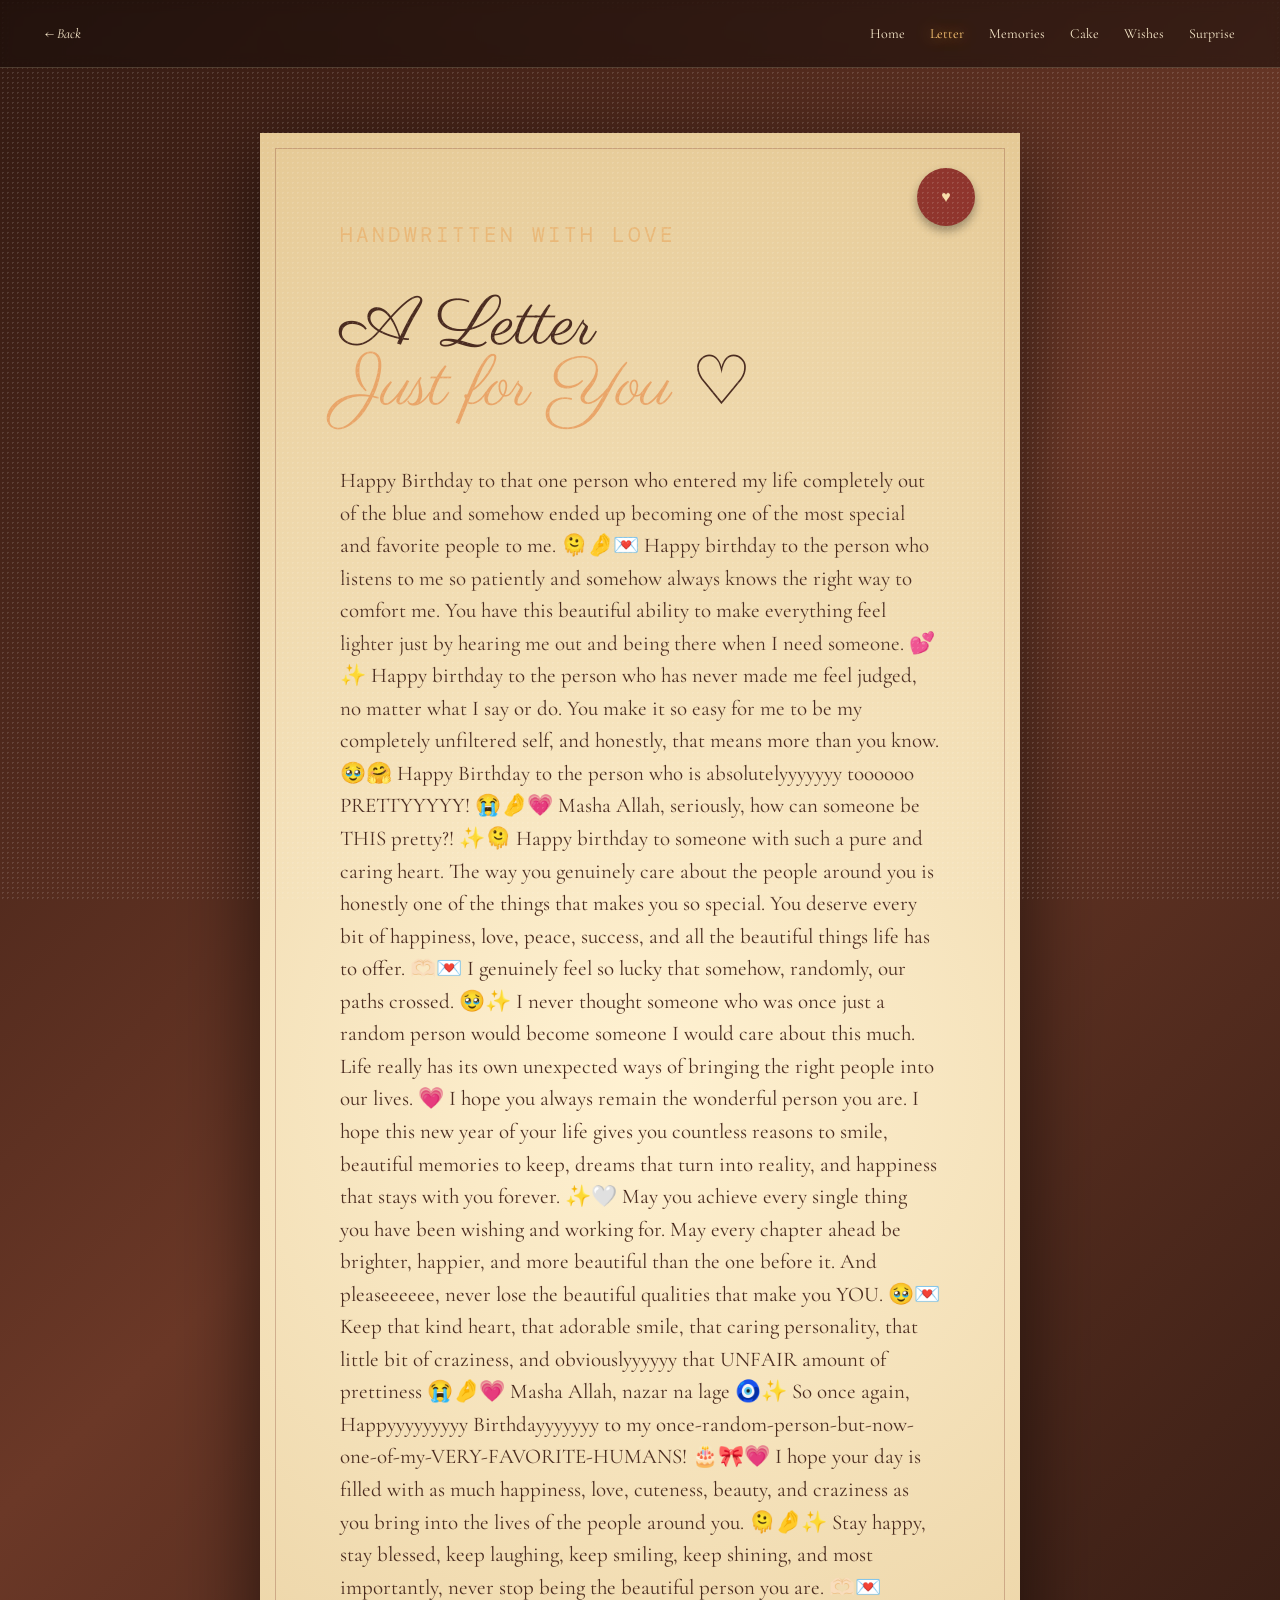
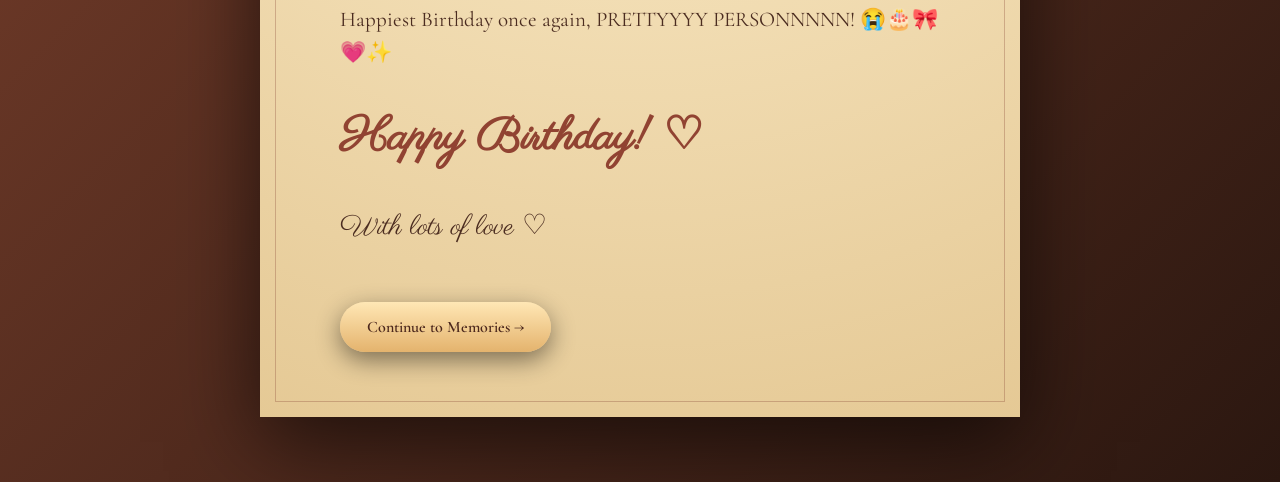
<file: letter.html>
<!DOCTYPE html>
<html lang="en">
<head><meta charset="UTF-8"><meta name="viewport" content="width=device-width,initial-scale=1.0">
<title>A Letter Just For You</title><link rel="stylesheet" href="style.css"></head>
<body class="letter-bg">
<header class="nav"><a class="brand" href="index.html">← Back</a><nav>
<a href="index.html">Home</a><a class="active" href="letter.html">Letter</a><a href="memories.html">Memories</a><a href="cake.html">Cake</a><a href="wishes.html">Wishes</a><a href="surprise.html">Surprise</a>
</nav></header>
<main class="paper-letter">
  <div class="wax-seal">♥</div>
  <p class="tiny">HANDWRITTEN WITH LOVE</p>
  <h1>A Letter<br><em>Just for You</em> ♡</h1>
  <p>Happy Birthday to that one person who entered my life completely out of the blue and somehow ended up becoming one of the most special and favorite people to me. 🫠🤌💌

Happy birthday to the person who listens to me so patiently and somehow always knows the right way to comfort me. You have this beautiful ability to make everything feel lighter just by hearing me out and being there when I need someone. 💕✨

Happy birthday to the person who has never made me feel judged, no matter what I say or do. You make it so easy for me to be my completely unfiltered self, and honestly, that means more than you know. 🥹🤗

Happy Birthday to the person who is absolutelyyyyyyy toooooo PRETTYYYYY! 😭🤌💗 Masha Allah, seriously, how can someone be THIS pretty?! ✨🫠

Happy birthday to someone with such a pure and caring heart. The way you genuinely care about the people around you is honestly one of the things that makes you so special. You deserve every bit of happiness, love, peace, success, and all the beautiful things life has to offer. 🫶🏻💌

I genuinely feel so lucky that somehow, randomly, our paths crossed. 🥹✨ I never thought someone who was once just a random person would become someone I would care about this much. Life really has its own unexpected ways of bringing the right people into our lives. 💗

I hope you always remain the wonderful person you are. I hope this new year of your life gives you countless reasons to smile, beautiful memories to keep, dreams that turn into reality, and happiness that stays with you forever. ✨🤍

May you achieve every single thing you have been wishing and working for. May every chapter ahead be brighter, happier, and more beautiful than the one before it. And pleaseeeeee, never lose the beautiful qualities that make you YOU. 🥹💌

Keep that kind heart, that adorable smile, that caring personality, that little bit of craziness, and obviouslyyyyyy that UNFAIR amount of prettiness 😭🤌💗 Masha Allah, nazar na lage 🧿✨

So once again, Happyyyyyyyyy Birthdayyyyyyy to my once-random-person-but-now-one-of-my-VERY-FAVORITE-HUMANS! 🎂🎀💗

I hope your day is filled with as much happiness, love, cuteness, beauty, and craziness as you bring into the lives of the people around you. 🫠🤌✨

Stay happy, stay blessed, keep laughing, keep smiling, keep shining, and most importantly, never stop being the beautiful person you are. 🫶🏻💌

Happiest Birthday once again, PRETTYYYY PERSONNNNN! 😭🎂🎀💗✨
</p>
  <h2>Happy Birthday! ♡</h2>
  <p class="signature">With lots of love ♡</p>
  <a class="cream-btn" href="memories.html">Continue to Memories →</a>
</main>
</body></html>
</file>
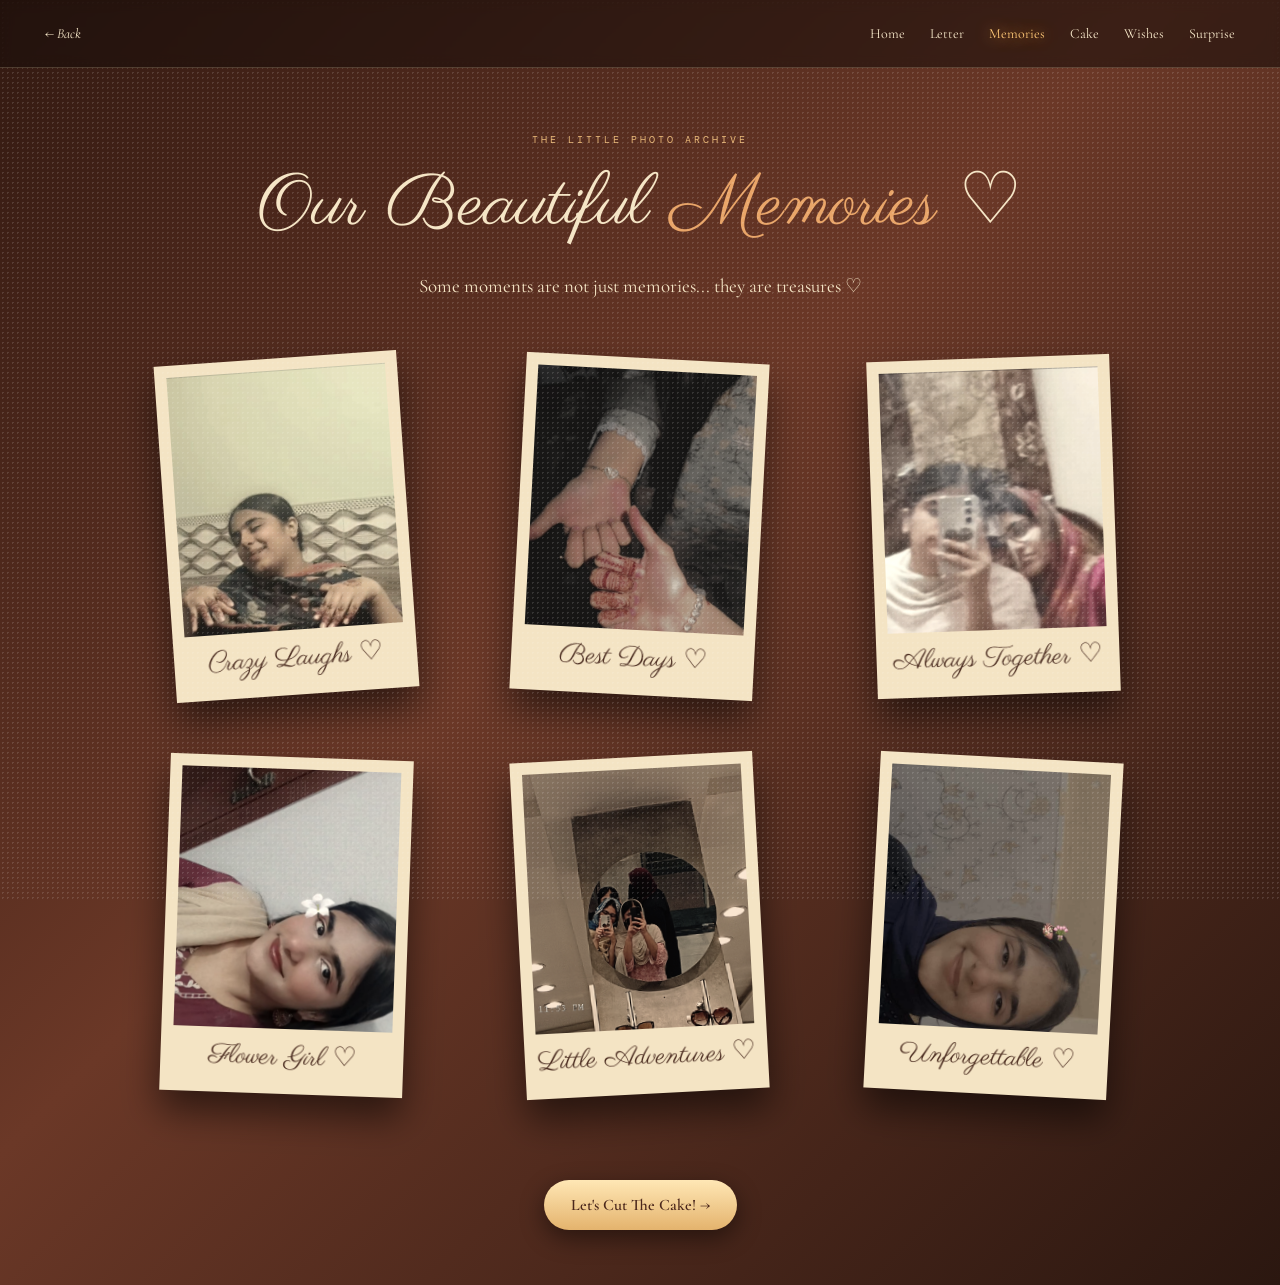
<file: memories.html>
<!DOCTYPE html>
<html lang="en">
<head><meta charset="UTF-8"><meta name="viewport" content="width=device-width,initial-scale=1.0">
<title>Our Beautiful Memories</title><link rel="stylesheet" href="style.css"></head>
<body class="memories-bg">
<header class="nav">
  <a class="brand" href="letter.html">← Back</a>
  <nav>
    <a href="index.html">Home</a>
    <a href="letter.html">Letter</a>
    <a class="active" href="memories.html">Memories</a>
    <a href="cake.html">Cake</a>
    <a href="wishes.html">Wishes</a>
    <a href="surprise.html">Surprise</a>
  </nav>
</header>

<main class="memories">
  <p class="tiny">THE LITTLE PHOTO ARCHIVE</p>
  <h1>Our Beautiful <em>Memories</em> ♡</h1>
  <p class="subtitle">Some moments are not just memories... they are treasures ♡</p>

  <div class="polaroids">

    <figure class="polaroid p1">
        <div class="photo">
            <img src="photo1.png" alt="Photo 1">
            <span>ADD PHOTO 01</span>
        </div>
        <figcaption>Crazy Laughs ♡</figcaption>
    </figure>

    <figure class="polaroid p2">
        <div class="photo">
            <img src="photo2.png" alt="Photo 2">
            <span>ADD PHOTO 02</span>
        </div>
        <figcaption>Best Days ♡</figcaption>
    </figure>

    <figure class="polaroid p3">
        <div class="photo">
            <img src="photo3.png" alt="Photo 3">
            <span>ADD PHOTO 03</span>
        </div>
        <figcaption>Always Together ♡</figcaption>
    </figure>

    <figure class="polaroid p4">
        <div class="photo">
            <img src="photo4.png" alt="Photo 4">
            <span>ADD PHOTO 04</span>
        </div>
        <figcaption>Flower Girl ♡</figcaption>
    </figure>

    <figure class="polaroid p5">
        <div class="photo">
            <img src="photo5.png" alt="Photo 5">
            <span>ADD PHOTO 05</span>
        </div>
        <figcaption>Little Adventures ♡</figcaption>
    </figure>

    <figure class="polaroid p6">
        <div class="photo">
            <img src="photo6.png" alt="Photo 6">
            <span>ADD PHOTO 06</span>
        </div>
        <figcaption>Unforgettable ♡</figcaption>
    </figure>

</div>

  <a class="cream-btn" href="cake.html">Let's Cut The Cake! →</a>
</main>
</body></html>
</file>
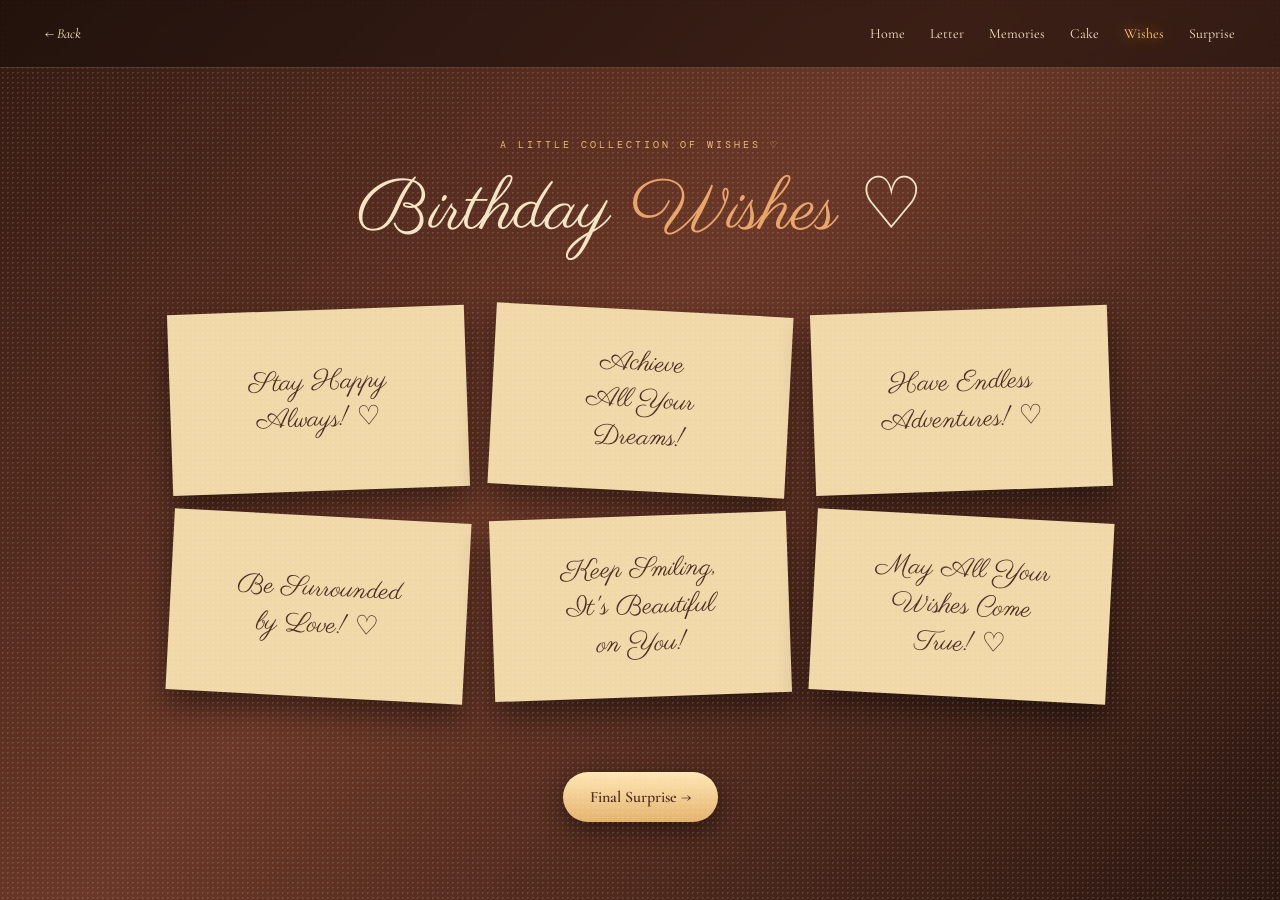
<file: wishes.html>
<!DOCTYPE html>
<html lang="en">
<head><meta charset="UTF-8"><meta name="viewport" content="width=device-width,initial-scale=1.0">
<title>Birthday Wishes</title><link rel="stylesheet" href="style.css"></head>
<body class="wishes-bg">
<header class="nav"><a class="brand" href="cake.html">← Back</a><nav>
<a href="index.html">Home</a><a href="letter.html">Letter</a><a href="memories.html">Memories</a><a href="cake.html">Cake</a><a class="active" href="wishes.html">Wishes</a><a href="surprise.html">Surprise</a>
</nav></header>
<main class="wishes-page">
  <p class="tiny">A LITTLE COLLECTION OF WISHES ♡</p>
  <h1>Birthday <em>Wishes</em> ♡</h1>
  <div class="notes">
    <div>Stay Happy<br>Always! ♡</div><div>Achieve<br>All Your<br>Dreams!</div><div>Have Endless<br>Adventures! ♡</div>
    <div>Be Surrounded<br>by Love! ♡</div><div>Keep Smiling,<br>It's Beautiful<br>on You!</div><div>May All Your<br>Wishes Come<br>True! ♡</div>
  </div>
  <a class="cream-btn" href="surprise.html">Final Surprise →</a>
</main>
</body></html>
</file>
<file: style.css>
@import url('https://fonts.googleapis.com/css2?family=Cormorant+Garamond:wght@400;500;600;700&family=DM+Mono:wght@400;500&family=Parisienne&display=swap');

:root {
    --cream: #f4d9a7;
    --paper: #f1dfbd;
    --ink: #f5e5c5;
    --dark: #241915;
    --red: #b65c4d;
    --gold: #d39b50;
    --brown: #6b3e2c;
}

/* =========================
   GLOBAL
========================= */

* {
    box-sizing: border-box;
}

html,
body {
    margin: 0;
    min-height: 100%;
    font-family: 'Cormorant Garamond', serif;
}

body {
    color: var(--ink);
    overflow-x: hidden;
}

/* Decorative dotted overlay */
body:before {
    content: "";
    position: fixed;
    inset: 0;
    pointer-events: none;
    z-index: 30;
    opacity: .13;

    background-image: radial-gradient(
        #fff 1px,
        transparent 1px
    );

    background-size: 5px 5px;
}

/* =========================
   BACKGROUNDS
========================= */

.home,
.cake-bg,
.surprise-bg {
    background:
        linear-gradient(
            90deg,
            rgba(27, 12, 8, .96),
            rgba(69, 31, 21, .72)
        ),
        url('photos/background.jpg') center / cover fixed;
}

.home {
    min-height: 100vh;
}

.letter-bg,
.memories-bg,
.wishes-bg {
    background:
        linear-gradient(
            135deg,
            #321911,
            #6b3827 45%,
            #2b1710
        );

    min-height: 100vh;
}

/* =========================
   NAVIGATION
========================= */

.nav {
    position: relative;
    z-index: 100;

    height: 68px;

    display: flex;
    align-items: center;
    justify-content: space-between;

    padding: 0 3.5%;

    border-bottom: 1px solid #f5dfb733;
    background: #160b0890;
backdrop-filter: blur(6px);
-webkit-backdrop-filter: blur(6px);

    pointer-events: auto;
}

.nav nav {
    display: flex;
    gap: 25px;

    position: relative;
    z-index: 101;

    pointer-events: auto;
}

.nav a {
    color: #f7e8ca;
    text-decoration: none;
    font-size: 14px;
    transition: .3s;

    position: relative;
    z-index: 101;

    pointer-events: auto;
}

.nav nav a {
    cursor: pointer;
}

.nav nav a:hover,
.nav .active {
    color: #ffc977;
    text-shadow: 0 0 15px #e5a04d;
}

.brand {
    font-style: italic;
}

/* =========================
   HOME HERO
========================= */

.hero {
    min-height: calc(100vh - 68px);

    display: flex;
    align-items: center;
    justify-content: center;

    text-align: center;

    position: relative;

    padding: 40px;
}

.hero-copy {
    animation: rise 1.2s both;
}

.tiny {
    font: 10px 'DM Mono', monospace;
    letter-spacing: 3px;
    color: #e9b878;
    text-transform: uppercase;
}

.hero h1 {
    font-family: 'Parisienne', cursive;
    font-size: clamp(65px, 9vw, 120px);
    line-height: .8;
    font-weight: 400;
    margin: 22px 0;
}

.hero h1 em,
h1 em {
    color: #e9a568;
    font-style: normal;
}

.lead {
    font-size: 22px;
    line-height: 1.55;
    color: #f3e0c2;
}

/* =========================
   BUTTON
========================= */

.cream-btn {
    display: inline-block;

    margin-top: 25px;

    background: linear-gradient(
        #ffe7b5,
        #e4b36d
    );

    color: #4b271c;

    padding: 15px 27px;

    border-radius: 30px;

    text-decoration: none;

    font-weight: 600;

    box-shadow: 0 8px 25px #0007;

    transition: .3s;

    /*
       IMPORTANT:
       Keeps the button above decorative
       pseudo-elements and makes it clickable.
    */
    position: relative;
    z-index: 10;

    pointer-events: auto;
    cursor: pointer;
}

.cream-btn:hover {
    transform: translateY(-4px) scale(1.03);

    box-shadow: 0 12px 30px #0008;
}

/* =========================
   HOME DECORATIONS
========================= */

.bottom-note {
    position: absolute;
    bottom: 20px;
    left: 50%;

    transform: translateX(-50%);

    font: 9px 'DM Mono';
    letter-spacing: 2px;

    color: #d9b98b;
}

.bottom-note span {
    margin-left: 10px;
    color: #e7a35d;
}

.moon-small {
    position: absolute;
    right: 16%;
    top: 20%;

    font-size: 90px;

    color: #f4d79d88;

    animation: float 4s infinite ease-in-out;
}

.heart-float {
    position: absolute;
    right: 25%;
    top: 45%;

    font-size: 50px;

    animation: float 3s infinite ease-in-out;

    color: #e5a06b;
}

/* =========================
   LETTER
========================= */

.paper-letter {
    max-width: 760px;

    margin: 65px auto;

    background:
        radial-gradient(
            circle,
            #fff2d3,
            #e5c995
        );

    color: #4b2c20;

    padding: 65px 80px;

    box-shadow: 0 25px 80px #0009;

    position: relative;

    animation: paper .9s both;
}

/*
   IMPORTANT FIX:
   The decorative border pseudo-element
   cannot receive mouse clicks anymore.
*/
.paper-letter:before {
    content: "";

    position: absolute;

    inset: 15px;

    border: 1px solid #8b4d3955;

    pointer-events: none;
}

.paper-letter h1,
.memories h1,
.cake-page h1,
.wishes-page h1,
.surprise-page h1 {
    font-family: 'Parisienne', cursive;
    font-weight: 400;
}

.paper-letter h1 {
    font-size: 68px;
    line-height: .9;
}

.paper-letter p {
    font-size: 21px;
    line-height: 1.55;
}

.paper-letter h2 {
    font-family: 'Parisienne';
    font-size: 45px;
    color: #914332;
}

.signature {
    font-family: 'Parisienne';
    font-size: 28px !important;
}

.wax-seal {
    position: absolute;

    right: 45px;
    top: 35px;

    background: #8f352d;
    color: #f6dba8;

    width: 58px;
    height: 58px;

    border-radius: 50%;

    display: grid;
    place-items: center;

    box-shadow: 0 5px 10px #0005;
}

/* =========================
   MEMORIES
========================= */

.memories {
    max-width: 1100px;

    margin: auto;

    padding: 55px 35px;

    text-align: center;

    position: relative;
    z-index: 2;
}

.memories h1,
.wishes-page h1 {
    font-size: 72px;
    margin: 10px 0;
}

.subtitle {
    font-size: 19px;
}

.polaroids {
    display: grid;

    grid-template-columns: repeat(3, 1fr);

    gap: 30px;

    margin: 45px 0;

    position: relative;
    z-index: 2;
}

.polaroid {
    background: #f4e4c4;

    padding: 12px 12px 18px;

    color: #4b2c20;

    box-shadow: 0 20px 35px #0008;

    transition: .45s;

    animation: photoAppear .75s both;
}

.polaroid:hover {
    transform:
        translateY(-14px)
        rotate(0)
        scale(1.04);

    z-index: 5;
}

.p1 {
    transform: rotate(-4deg);
}

.p2 {
    transform: rotate(3deg);
}

.p3 {
    transform: rotate(-2deg);
}

.p4 {
    transform: rotate(2deg);
}

.p5 {
    transform: rotate(-3deg);
}

.p6 {
    transform: rotate(3deg);
}

.p7 {
    transform: rotate(-2deg);
    animation-delay: .12s;
}

.p8 {
    transform: rotate(3deg);
    animation-delay: .2s;
}

.p9 {
    transform: rotate(-3deg);
    animation-delay: .28s;
}

.p10 {
    transform: rotate(2deg);
    animation-delay: .36s;
}

.p11 {
    transform: rotate(-2deg);
    animation-delay: .44s;
}

.p12 {
    transform: rotate(3deg);
    animation-delay: .52s;
}

.photo {
    height: 260px;

    background:
        linear-gradient(
            135deg,
            #78503b,
            #c88c5d
        );

    overflow: hidden;

    display: grid;
    place-items: center;
}

.photo img {
    width: 100%;
    height: 100%;

    object-fit: cover;

    filter:
        sepia(.25)
        saturate(.8);

    transition: .5s;
}

.polaroid:hover img {
    transform: scale(1.08);
}

.photo.empty span {
    font: 14px 'DM Mono';
    letter-spacing: 2px;
    color: #f6e2bd;
}

.polaroid figcaption {
    font-family: 'Parisienne';
    font-size: 27px;
    padding-top: 10px;
}

/* =========================
   CAKE
========================= */

.cake-page {
    text-align: center;

    max-width: 900px;

    margin: auto;

    padding: 50px 20px;
}

.cake-page h1 {
    font-size: 76px;
    margin: 8px;
}

.cake-stage {
    height: 390px;

    position: relative;

    margin: auto;

    max-width: 600px;
}

.plate {
    position: absolute;

    bottom: 35px;
    left: 13%;

    width: 74%;
    height: 32px;

    border-radius: 50%;

    background: #e5bf82;

    box-shadow: 0 9px 0 #75402d;
}

.cake-body {
    position: absolute;

    bottom: 62px;
    left: 20%;

    width: 60%;
    height: 170px;

    background:
        linear-gradient(
            #f5d7a5,
            #c9765a
        );

    border-radius: 18px 18px 35px 35px;

    box-shadow: inset 0 -18px #a75245;
}

.cake-body span {
    position: relative;

    top: 55px;

    font-family: 'Parisienne';
    font-size: 43px;

    color: #6e3328;
}

.frosting {
    position: absolute;

    bottom: 210px;
    left: 19%;

    width: 62%;
    height: 80px;

    background: #fff0cb;

    border-radius: 50%;

    z-index: 2;

    color: #b45745;

    font-size: 30px;

    padding-top: 20px;
}

.candle {
    position: absolute;

    bottom: 275px;

    width: 23px;
    height: 90px;

    background:
        repeating-linear-gradient(
            #f6d78e 0 12px,
            #9d5144 12px 19px
        );

    z-index: 4;

    border-radius: 4px;
}

.c1 {
    left: 28%;
}

.c2 {
    left: 39%;
}

.c3 {
    left: 49%;
}

.c4 {
    left: 59%;
}

.c5 {
    left: 70%;
}

.candle i {
    position: absolute;

    top: -32px;
    left: 3px;

    width: 17px;
    height: 28px;

    background: #ffb53e;

    border-radius:
        50%
        50%
        50%
        10%;

    transform: rotate(45deg);

    box-shadow: 0 0 22px #ff9c32;

    animation: flicker .15s infinite alternate;
}

.candle i:after {
    content: "";

    position: absolute;

    left: 5px;
    top: 7px;

    width: 7px;
    height: 12px;

    background: #fff0a0;

    border-radius: 50%;
}

.candle i.off {
    animation: off .5s forwards;
}

.smoke {
    position: absolute;

    top: -35px;
    left: 5px;

    width: 14px;
    height: 35px;

    border-radius: 50%;

    background: #aaa;

    opacity: .5;

    animation: smoke 1.5s forwards;
}

.gift {
    position: absolute;

    bottom: 60px;

    font-size: 55px;
}

.gift1 {
    left: 4%;
}

.gift2 {
    right: 4%;
}

.blow-btn {
    border: 0;

    border-radius: 30px;

    padding: 15px 30px;

    background: #f3c5bd;

    color: #602a25;

    font-size: 17px;

    cursor: pointer;

    box-shadow: 0 7px 20px #0005;

    transition: .3s;
}

.blow-btn:hover {
    transform: translateY(-3px);
}

.progress {
    height: 6px;

    width: 280px;

    background: #75402d;

    border-radius: 10px;

    margin: 18px auto;

    overflow: hidden;
}

.progress span {
    display: block;

    width: 0;
    height: 100%;

    background: #f2a47b;

    transition: 1s;
}

.cake-page #cakeMsg {
    font-size: 24px;

    color: #ffd08b;

    font-family: 'Parisienne';

    min-height: 40px;
}

.confetti {
    position: fixed;

    z-index: 50;

    font-size: 24px;

    pointer-events: none;

    color: #ffd27e;

    animation:
        confetti 2.1s ease-out forwards;
}

/* =========================
   WISHES
========================= */

.wishes-page {
    text-align: center;

    max-width: 1000px;

    margin: auto;

    padding: 60px 30px;
}

.notes {
    display: grid;

    grid-template-columns: repeat(3, 1fr);

    gap: 25px;

    margin: 50px 0;
}

.notes div {
    min-height: 140px;

    padding: 35px 20px;

    background: #f0d8a9;

    color: #4b2c20;

    box-shadow: 0 15px 30px #0007;

    font-family: 'Parisienne';

    font-size: 27px;

    display: grid;
    place-items: center;

    transform: rotate(-2deg);

    transition: .4s;
}

.notes div:nth-child(2n) {
    transform: rotate(3deg);
}

.notes div:hover {
    transform:
        translateY(-10px)
        rotate(0)
        scale(1.03);
}

/* =========================
   SURPRISE
========================= */

.surprise-page {
    text-align: center;

    min-height: calc(100vh - 68px);

    padding: 50px 20px;
}

.big-moon {
    font-size: 120px;

    color: #f5d99e88;

    animation:
        float 4s infinite;
}

.surprise-page h1 {
    font-size: 72px;
    line-height: .9;
}

.surprise-page > p {
    font-size: 20px;
    line-height: 1.5;
}

.round-play {
    width: 58px;
    height: 58px;

    border-radius: 50%;

    border: 1px solid #f4d9a7;

    background: #f2d19c22;

    color: #f5d99e;

    font-size: 18px;

    cursor: pointer;

    margin-top: 20px;
}

.surprise-label {
    font-size: 14px !important;
    color: #e5bb82;
}

.secret {
    opacity: 0;

    transform: translateY(15px);

    transition: .8s;

    margin: 30px auto;

    padding: 20px;

    background: #f2d9a911;

    max-width: 500px;

    font-family: 'Parisienne';

    font-size: 24px;
}

.secret.show {
    opacity: 1;
    transform: none;
}

/* =========================
   VIDEO MODAL
========================= */

.video-modal {
    position: fixed;

    inset: 0;

    background: rgba(10, 5, 4, .88);

    z-index: 500;

    display: flex;

    align-items: center;
    justify-content: center;

    padding: 25px;

    opacity: 0;

    visibility: hidden;

    transition: .35s;
}

.video-modal.show {
    opacity: 1;
    visibility: visible;
}

body.modal-open {
    overflow: hidden;
}

.video-card {
    position: relative;

    width: min(900px, 95vw);

    background: #f0d8a9;

    color: #4b2c20;

    padding: 28px;

    box-shadow: 0 25px 80px #000b;

    transform:
        translateY(25px)
        scale(.96);

    transition: .35s;
}

.video-modal.show .video-card {
    transform: none;
}

.video-card video {
    width: 100%;

    max-height: 68vh;

    display: block;

    background: #160b08;

    margin-top: 15px;
}

.close-video {
    position: absolute;

    right: 12px;
    top: 10px;

    width: 38px;
    height: 38px;

    border: 0;

    border-radius: 50%;

    background: #7d372e;

    color: #ffe7b5;

    font-size: 25px;

    cursor: pointer;

    z-index: 3;
}

.video-note {
    font-size: 14px;
    margin-bottom: 0;
}

/* =========================
   ANIMATIONS
========================= */

@keyframes rise {
    from {
        opacity: 0;
        transform: translateY(35px);
    }

    to {
        opacity: 1;
        transform: none;
    }
}

@keyframes paper {
    from {
        opacity: 0;
        transform:
            translateY(25px)
            rotate(-1deg);
    }

    to {
        opacity: 1;
        transform: none;
    }
}

@keyframes float {
    50% {
        transform: translateY(-13px);
    }
}

@keyframes ambient {
    to {
        filter: brightness(1.15);
    }
}

@keyframes flicker {
    to {
        transform:
            rotate(37deg)
            scale(1.1);
    }
}

@keyframes off {
    to {
        opacity: 0;

        transform:
            translateY(-20px)
            scale(.1);
    }
}

@keyframes smoke {
    to {
        transform:
            translate(-12px, -55px)
            scale(2);

        opacity: 0;
    }
}

@keyframes confetti {
    to {
        opacity: 0;

        transform:
            translate(var(--x), var(--y))
            rotate(720deg)
            scale(.3);
    }
}

@keyframes photoAppear {
    from {
        opacity: 0;

        transform:
            translateY(35px)
            rotate(0deg);
    }

    to {
        opacity: 1;
    }
}

/* =========================
   MOBILE
========================= */

@media (max-width: 760px) {

    .nav {
        height: auto;

        min-height: 65px;

        flex-direction: column;

        gap: 8px;

        padding: 12px;
    }

    .nav nav {
        gap: 12px;

        flex-wrap: wrap;

        justify-content: center;
    }

    .hero {
        padding: 30px 18px;
    }

    .hero h1 {
        font-size: 65px;
    }

    .lead {
        font-size: 18px;
    }

    .paper-letter {
        margin: 35px 15px;

        padding: 50px 30px;
    }

    .paper-letter h1 {
        font-size: 52px;
    }

    .polaroids,
    .notes {
        grid-template-columns: 1fr;
    }

    .memories h1,
    .wishes-page h1,
    .cake-page h1,
    .surprise-page h1 {
        font-size: 55px;
    }

    .cake-stage {
        transform: scale(.8);

        transform-origin: center top;

        margin-bottom: -50px;
    }

    .big-moon {
        font-size: 85px;
    }

    .video-card {
        padding: 18px;
    }

    .video-card video {
        max-height: 55vh;
    }
}
</file>
